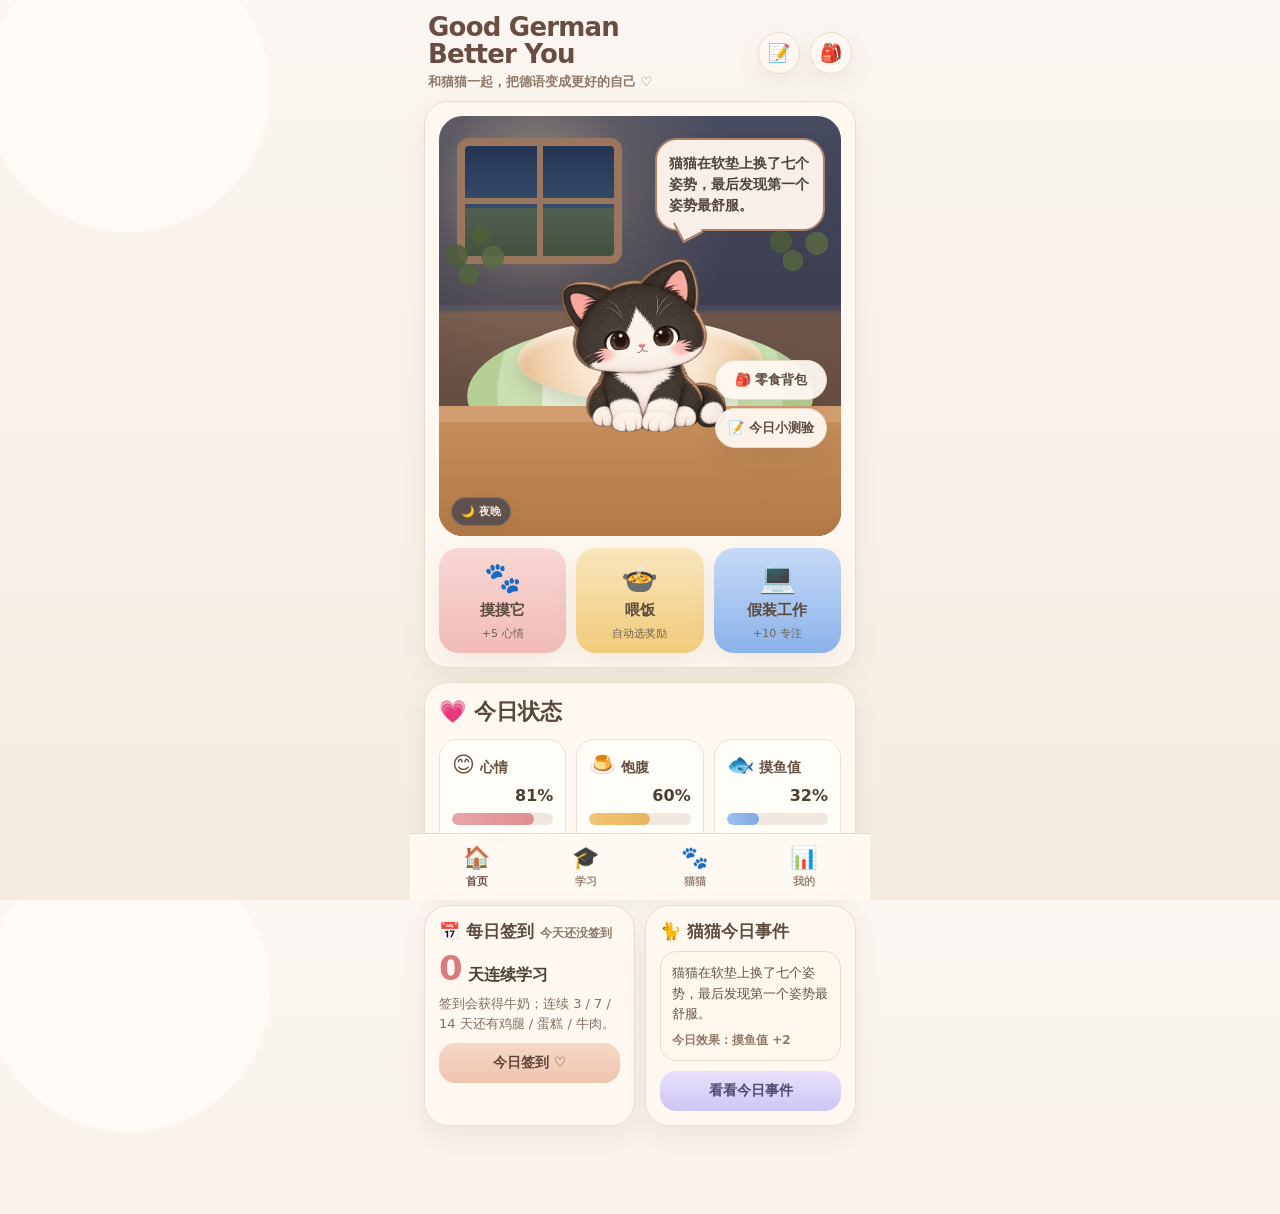
<file: index.html>
<!doctype html>
<html lang="zh-CN">
<head>
<meta charset="utf-8">
<meta name="viewport" content="width=device-width,initial-scale=1,viewport-fit=cover">
<meta name="theme-color" content="#f7efe6">
<title>Good German Better You · Cozy Cat</title>
<link rel="stylesheet" href="style.css?v=8">
<link rel="manifest" href="manifest.webmanifest">
<meta name="apple-mobile-web-app-capable" content="yes">
<meta name="apple-mobile-web-app-status-bar-style" content="default">
<meta name="apple-mobile-web-app-title" content="Cozy Cat Deutsch">
</head>
<body>
<div class="app">
  <div class="topbar">
    <div><div class="brand">Good German<br>Better You</div><div class="brand-sub">和猫猫一起，把德语变成更好的自己 ♡</div></div>
    <div class="icon-row"><button class="icon-btn" id="toQuizBtn" type="button">📝</button><button class="icon-btn" id="toRewardsBtn" type="button">🎒</button></div>
  </div>
  <main>
    <section class="page active" data-page="home">
      <section class="card hero">
        <div class="room"><div class="room-light"></div><div class="window"></div><div class="leaf l1"></div><div class="leaf l2"></div><div class="rug"></div><div class="cushion"></div>
          <div class="cat-zone"><div id="catWrap" class="cat-wrap"><img id="cat" class="cat-img" src="[data-uri]" alt="猫猫"><div class="eyes"></div></div></div>
          <div id="speech" class="speech">欢迎回来！<br>先签到，再和我一起学 20 个德福词吧。♡</div>
          <div class="quick-float"><button class="float-btn" id="floatRewardsBtn" type="button">🎒 零食背包</button><button class="float-btn" id="floatQuizBtn" type="button">📝 今日小测验</button></div><div class="floor"></div>
        </div>
        <div class="actions"><button class="action-btn a1" id="petBtn" type="button"><div class="emoji">🐾</div><div class="title">摸摸它</div><div class="hint">+5 心情</div></button><button class="action-btn a2" id="quickFeedBtn" type="button"><div class="emoji">🍲</div><div class="title">喂饭</div><div class="hint">自动选奖励</div></button><button class="action-btn a3" id="workBtn" type="button"><div class="emoji">💻</div><div class="title">假装工作</div><div class="hint">+10 专注</div></button></div>
      </section>
      <section class="card section"><h2 class="section-title">💗 今日状态</h2><div class="status-grid">
        <div class="mini-card"><div class="mini-head"><span class="mini-icon">😊</span> 心情</div><div id="moodNum" class="stat-number">80%</div><div class="bar"><div id="moodBar" class="fill mood"></div></div><div class="stat-note">今天也很棒！♡</div></div>
        <div class="mini-card"><div class="mini-head"><span class="mini-icon">🍮</span> 饱腹</div><div id="foodNum" class="stat-number">60%</div><div class="bar"><div id="foodBar" class="fill full"></div></div><div class="stat-note">再来点好吃的吧～</div></div>
        <div class="mini-card"><div class="mini-head"><span class="mini-icon">🐟</span> 摸鱼值</div><div id="fishNum" class="stat-number">30%</div><div class="bar"><div id="fishBar" class="fill fish"></div></div><div class="stat-note">工作什么的…明天再说。</div></div>
      </div></section>
      <section class="split-grid"><div class="card section"><div class="small-title">📅 每日签到 <span id="checkinState" class="badge">今天还没签到</span></div><div><span id="streakNumber" class="streak">0</span> <span style="font-weight:900">天连续学习</span></div><div id="checkinMeta" class="meta">签到会获得牛奶；连续 3 / 7 / 14 天还有鸡腿 / 蛋糕 / 牛肉。</div><button id="checkinBtn" class="subbtn checkin-btn" type="button">今日签到 ♡</button></div>
        <div class="card section"><div class="small-title">🐈 猫猫今日事件</div><div class="event-box"><div id="dailyEventText">猫猫还在想今天要干嘛……</div><div id="dailyEventEffect" class="event-effect"></div></div><button id="eventBtn" class="subbtn event-btn" type="button">看看今日事件</button></div></section>
    </section>
    <section class="page" data-page="study"><section class="card section"><div style="display:flex;justify-content:space-between;align-items:flex-start;gap:10px"><div><h2 class="section-title" style="margin-bottom:0">📘 今日 20 个德福精选词</h2><div class="helper">学满之后拿奖励，再去喂猫吧。♡</div></div><div class="count-pill"><span id="learnedCount">0</span>/20</div></div><div class="progress"><div id="progressFill" style="width:0%"></div></div><div class="reward-preview">
      <div class="r-item"><div class="em">🥛</div><div class="nm">牛奶</div><div id="miniMilk" class="ct">0</div></div><div class="r-item"><div class="em">🍗</div><div class="nm">鸡腿</div><div id="miniChicken" class="ct">0</div></div><div class="r-item"><div class="em">🍰</div><div class="nm">蛋糕</div><div id="miniCake" class="ct">0</div></div><div class="r-item"><div class="em">🥩</div><div class="nm">牛肉</div><div id="miniBeef" class="ct">0</div></div></div>
      <div id="wordList" class="list"></div><div id="remainingNote" class="center-note">……还有 20 个单词等着你！♡</div><div class="large-buttons"><button class="large-btn lb1" id="openQuizFromStudy" type="button"><div class="big">📝 今日小测验</div><div class="small">检验一下学习成果吧！</div></button><button class="large-btn lb2" id="openRewardsFromStudy" type="button"><div class="big">🎒 零食背包</div><div class="small">用努力兑换猫猫零食！</div></button></div></section></section>
    <section class="page" data-page="cat"><section class="card section"><h2 class="section-title">🐾 猫猫互动中心</h2><div class="helper">在这里可以直接喂小猫、看库存、看看它今天过得怎么样。</div></section><section class="card section"><div class="small-title">🎒 当前零食库存</div><div class="feed-grid" id="feedGrid">
      <div class="reward-card"><div class="reward-emoji">🥛</div><div class="reward-name">牛奶</div><div id="countMilk" class="reward-count">0</div><button type="button" data-feed="milk">喂小猫</button></div><div class="reward-card"><div class="reward-emoji">🍗</div><div class="reward-name">鸡腿</div><div id="countChicken" class="reward-count">0</div><button type="button" data-feed="chicken">喂小猫</button></div><div class="reward-card"><div class="reward-emoji">🍰</div><div class="reward-name">蛋糕</div><div id="countCake" class="reward-count">0</div><button type="button" data-feed="cake">喂小猫</button></div><div class="reward-card"><div class="reward-emoji">🥩</div><div class="reward-name">牛肉</div><div id="countBeef" class="reward-count">0</div><button type="button" data-feed="beef">喂小猫</button></div></div></section>
      <section class="card section"><div class="small-title">📌 猫猫小档案</div><div class="stats-two"><div class="info-box"><div class="helper">已学单词</div><div id="profileWords" class="big-num">0</div></div><div class="info-box"><div class="helper">连续签到</div><div id="profileStreak" class="big-num">0 天</div></div><div class="info-box"><div class="helper">总库存</div><div id="profileInventory" class="big-num">0</div></div><div class="info-box"><div class="helper">今日状态</div><div id="profileMood" class="big-num">开心</div></div></div></section></section>
    <section class="page" data-page="me"><section class="card section"><h2 class="section-title">📊 我的学习</h2><div class="helper">这是一个简单的汇总页，方便你在手机上快速查看今天的进度。</div></section><section class="card section"><div class="stats-two"><div class="info-box"><div class="helper">今日完成</div><div id="sumWords" class="big-num">0 / 20</div></div><div class="info-box"><div class="helper">今天签到</div><div id="sumCheckin" class="big-num">未签到</div></div><div class="info-box"><div class="helper">今日小测奖励</div><div id="sumQuiz" class="big-num">未领取</div></div><div class="info-box"><div class="helper">小猫今天</div><div id="sumCat" class="big-num">很可爱</div></div></div></section>
      <section class="card section" id="saveGuardCard"><div class="small-title">💾 猫猫存档</div><div class="helper" style="margin-bottom:12px">网页更新会继续保留签到、连续天数、零食和学习进度。换手机、换浏览器或清理浏览器数据前，可以先导出一份存档。</div><div style="display:grid;grid-template-columns:1fr 1fr;gap:10px"><button class="subbtn event-btn" id="exportSaveBtn" type="button" style="margin:0;max-width:none">📤 导出存档</button><button class="subbtn checkin-btn" id="importSaveBtn" type="button" style="margin:0;max-width:none">📥 导入存档</button></div><input id="importSaveInput" type="file" accept="application/json,.json" hidden><div id="saveGuardStatus" class="helper" style="margin-top:10px;font-size:12px;opacity:.8">自动保存准备中…</div></section>
    </section>
  </main>
</div>
<div id="quizOverlay" class="overlay"><div class="sheet"><div class="sheet-handle"></div><div class="sheet-head"><div class="sheet-title">📝 今日 5 题小测验</div><button class="close" id="closeQuizBtn" type="button">✕</button></div><div class="helper">当天第一次完成且答对 3 / 4 / 5 题，会获得牛奶 / 鸡腿 / 蛋糕奖励。</div><div class="quiz-progress"><div id="quizProgressFill" style="width:0%"></div></div><div id="quizScoreLabel" class="helper" style="margin-bottom:8px">还没开始</div><div id="quizStage" class="quiz-stage"><div class="quiz-result"><div style="font-size:34px">🐾</div>学完几个词以后来测一下吧。<br><button class="subbtn event-btn" id="startQuizBtn" type="button" style="max-width:240px">开始 5 题小测验</button></div></div></div></div>
<div id="rewardOverlay" class="overlay"><div class="sheet"><div class="sheet-handle"></div><div class="sheet-head"><div class="sheet-title">🎒 猫猫零食背包</div><button class="close" id="closeRewardBtn" type="button">✕</button></div><div class="helper" style="margin-bottom:10px">收集这些奖励，再喂给小猫吧！♡</div><div class="feed-grid" id="sheetFeedGrid"><div class="reward-card"><div class="reward-emoji">🥛</div><div class="reward-name">牛奶</div><div id="sheetCountMilk" class="reward-count">0</div><button type="button" data-feed="milk">喂小猫</button></div><div class="reward-card"><div class="reward-emoji">🍗</div><div class="reward-name">鸡腿</div><div id="sheetCountChicken" class="reward-count">0</div><button type="button" data-feed="chicken">喂小猫</button></div><div class="reward-card"><div class="reward-emoji">🍰</div><div class="reward-name">蛋糕</div><div id="sheetCountCake" class="reward-count">0</div><button type="button" data-feed="cake">喂小猫</button></div><div class="reward-card"><div class="reward-emoji">🥩</div><div class="reward-name">牛肉</div><div id="sheetCountBeef" class="reward-count">0</div><button type="button" data-feed="beef">喂小猫</button></div></div></div></div>
<div id="toast" class="toast"></div>
<nav class="bottom-nav" id="bottomNav"><button class="nav-item active" type="button" data-nav="home"><div class="ic">🏠</div><div>首页</div></button><button class="nav-item" type="button" data-nav="study"><div class="ic">🎓</div><div>学习</div></button><button class="nav-item" type="button" data-nav="cat"><div class="ic">🐾</div><div>猫猫</div></button><button class="nav-item" type="button" data-nav="me"><div class="ic">📊</div><div>我的</div></button></nav>
<script>
(async()=>{
  const img=document.getElementById('cat');
  const key='cozyCatCuteImageV1';
  try{
    const cached=localStorage.getItem(key);
    if(cached){img.src=cached;return;}
  }catch(_){ }
  try{
    const html=await fetch('./legacy.html',{cache:'force-cache'}).then(r=>r.text());
    const m=html.match(/<img id="cat" class="cat-img" src="(data:image\/[^\"]+)"/);
    if(m&&m[1]){
      img.src=m[1];
      try{localStorage.setItem(key,m[1]);}catch(_){ }
    }
  }catch(_){ }
})();
</script>
<script src="save-guard.js?v=8"></script>
<script src="app.js?v=8" defer></script>
</body></html>
</file>
<file: style.css>
:root{
  --bg:#f7efe6;
  --card:#fff8f1;
  --card2:#fffaf5;
  --line:#ebddce;
  --text:#4d3f34;
  --muted:#8d7868;
  --pink:#f3b5b4;
  --pink2:#e69295;
  --yellow:#f2d18b;
  --green:#b9d29b;
  --green2:#97bb7f;
  --blue:#9ebdea;
  --orange:#efc19b;
  --shadow:0 10px 24px rgba(88,65,43,.08);
}
*{box-sizing:border-box}
html,body{height:100%}
body{
  margin:0;
  background:
    radial-gradient(circle at 10% 10%, #fffaf5 0 10%, transparent 10.2%),
    linear-gradient(180deg,#fbf6f1 0%, #f5ecdf 100%);
  color:var(--text);
  font-family:system-ui,-apple-system,"PingFang SC","Microsoft YaHei","Segoe UI",sans-serif;
}
button{font:inherit}
.app{
  max-width:460px;
  margin:0 auto;
  min-height:100%;
  padding:env(safe-area-inset-top, 0) 14px calc(88px + env(safe-area-inset-bottom, 0));
}
.topbar{
  display:flex; align-items:center; justify-content:space-between;
  padding:14px 4px 10px;
}
.brand{font-size:26px; font-weight:900; line-height:1.02; letter-spacing:-.03em; color:#6b4c41}
.brand-sub{margin-top:6px; font-size:13px; color:#8f7768; font-weight:700}
.icon-row{display:flex; gap:10px}
.icon-btn{
  width:42px; height:42px; border:none; border-radius:50%;
  background:rgba(255,248,241,.92); box-shadow:var(--shadow);
  border:1px solid #eddcca; font-size:18px;
}
.page{display:none}.page.active{display:block}
.card{background:var(--card);border:1px solid var(--line);border-radius:24px;box-shadow:var(--shadow)}
.section{margin-top:14px;padding:14px}
.section-title{font-size:22px;font-weight:900;color:#5b473a;margin:0 0 12px;display:flex;align-items:center;gap:8px}
.helper{color:#8a7566;font-size:13px;font-weight:700;line-height:1.5}
.hero{overflow:hidden;padding:14px}
.room{position:relative;overflow:hidden;border-radius:24px;min-height:420px;background:linear-gradient(180deg,#f4e3d6 0%,#efcead 46%,#c68d5c 47%,#b77b48 100%)}
.room-light{position:absolute;inset:0;background:radial-gradient(circle at 25% 18%,rgba(255,247,222,.92) 0 10%,rgba(255,237,185,.50) 19%,transparent 42%),linear-gradient(180deg,#f4dccb 0%,#efc8af 45%,rgba(0,0,0,0) 45.1%)}
.window{position:absolute;left:18px;top:22px;width:165px;height:126px;border:8px solid #d4a177;border-radius:12px;background:linear-gradient(180deg,#fde2c9 0%,#fff2dd 36%,#dce9b8 37%,#b7cd8c 100%)}
.window:before,.window:after{content:"";position:absolute;background:#d4a177}.window:before{left:50%;top:0;bottom:0;width:6px;transform:translateX(-50%)}.window:after{top:50%;left:0;right:0;height:6px;transform:translateY(-50%)}
.leaf{position:absolute;width:86px;height:86px;opacity:.85;background:radial-gradient(circle at 30% 60%,#6d8e4a 0 14%,transparent 14.2%),radial-gradient(circle at 58% 36%,#70904d 0 12%,transparent 12.2%),radial-gradient(circle at 72% 62%,#7e9f58 0 14%,transparent 14.2%),radial-gradient(circle at 44% 82%,#779852 0 12%,transparent 12.2%)}
.l1{left:-8px;top:88px}.l2{right:0;top:74px}
.floor{position:absolute;left:0;right:0;bottom:0;height:122px;background:linear-gradient(180deg,#c58e5b 0%,#b27947 100%)}.floor:before{content:"";position:absolute;left:0;right:0;top:-8px;height:16px;background:#d39e6f}
.rug{position:absolute;left:50%;bottom:70px;transform:translateX(-50%);width:86%;height:140px;border-radius:50% / 56%;background:radial-gradient(circle at 50% 50%,#e6f1da 0 52%,#cadfb1 53% 76%,#b5cf96 77% 100%)}
.cushion{position:absolute;left:50%;top:58%;transform:translate(-50%,-50%);width:245px;max-width:72%;height:82px;border-radius:50%;background:radial-gradient(circle at 50% 34%,#fff7f1 0%,#f8e5ce 48%,#f0cfaa 75%,#ddb17a 100%);box-shadow:0 10px 16px rgba(77,59,43,.14),inset 0 6px 10px rgba(255,255,255,.6)}
.cat-zone{position:absolute;left:50%;top:54%;transform:translate(-50%,-50%);width:min(215px,66%);z-index:3}.cat-wrap{position:relative;width:100%;cursor:pointer;transform-origin:center bottom;animation:breathe 4s ease-in-out infinite}.cat-wrap.petting{animation:petJump .45s ease}.cat-wrap.eating{animation:eatBounce .78s ease}.cat-img{display:block;width:100%;height:auto;filter:drop-shadow(0 14px 18px rgba(76,56,40,.18))}
.eyes{position:absolute;inset:0;pointer-events:none}.eyes:before,.eyes:after{content:"";position:absolute;top:42%;width:11%;height:2.6%;background:#332f31;border-radius:999px;opacity:0;transform:scaleY(.2);transform-origin:center;animation:blink 6s infinite}.eyes:before{left:28.5%}.eyes:after{left:50.5%}
.speech{position:absolute;right:16px;top:22px;width:170px;z-index:4;background:#fff7ef;border:2px solid #d4a37f;border-radius:22px;padding:13px 12px;font-size:14px;font-weight:800;line-height:1.5;box-shadow:0 8px 18px rgba(90,63,40,.08)}.speech:after{content:"";position:absolute;left:20px;bottom:-10px;width:20px;height:20px;background:#fff7ef;border-left:2px solid #d4a37f;border-bottom:2px solid #d4a37f;transform:rotate(-28deg)}
.quick-float{position:absolute;right:14px;bottom:88px;z-index:5;display:flex;flex-direction:column;gap:8px}.float-btn{border:none;border-radius:999px;padding:10px 12px;font-size:13px;font-weight:800;background:rgba(255,249,243,.94);border:1px solid #ebd9c9;color:#5f4d40;box-shadow:var(--shadow)}
.actions{margin-top:12px;display:grid;grid-template-columns:1fr 1fr 1fr;gap:10px}.action-btn{border:none;border-radius:20px;padding:12px 8px;min-height:86px;box-shadow:var(--shadow);color:#5b493d;display:flex;flex-direction:column;justify-content:center;align-items:center;gap:6px}.action-btn .emoji{font-size:30px}.action-btn .title{font-weight:900;font-size:15px}.action-btn .hint{font-size:11px;color:#6f6155}.a1{background:linear-gradient(180deg,#f8d7d4,#f1bbb8)}.a2{background:linear-gradient(180deg,#fae6bc,#f0cb7b)}.a3{background:linear-gradient(180deg,#c7daf7,#8bb2ea)}
.status-grid{display:grid;grid-template-columns:repeat(3,1fr);gap:10px}.mini-card{background:#fffdf8;border:1px solid #eee0d1;border-radius:18px;padding:12px}.mini-head{font-size:14px;font-weight:900;margin-bottom:9px;color:#674f42}.mini-icon{font-size:22px}.stat-number{font-size:16px;font-weight:900;text-align:right}.bar{height:12px;background:#f0e7df;border-radius:999px;overflow:hidden;margin:8px 0 6px}.fill{height:100%;border-radius:999px}.fill.mood{background:linear-gradient(90deg,#e8a5a8,#de8e90)}.fill.full{background:linear-gradient(90deg,#f4c473,#e7b560)}.fill.fish{background:linear-gradient(90deg,#9cc0f1,#7fa8e1)}.stat-note{font-size:12px;color:#8a7566;line-height:1.35}
.split-grid{display:grid;grid-template-columns:1fr 1fr;gap:10px}.small-panel{background:#fffdf8;border:1px solid #eee0d1;border-radius:18px;padding:12px}.small-title{font-size:17px;font-weight:900;color:#5f4b3e;margin-bottom:8px}.badge{font-size:12px;color:#8d7868}.streak{font-size:34px;font-weight:900;color:#dc7b7e;line-height:1}.meta{font-size:13px;color:#836e60;line-height:1.5;margin-top:8px}.subbtn{width:100%;margin-top:10px;border:none;border-radius:16px;padding:11px 10px;font-size:14px;font-weight:900}.checkin-btn{background:linear-gradient(180deg,#f5d8c8,#efc4ad);color:#5d4638}.event-btn{background:linear-gradient(180deg,#e7e1fa,#cec6f4);color:#514774}.subbtn:disabled{opacity:.5}.event-box{min-height:95px;background:#fff6ec;border:1px solid #eadccc;border-radius:16px;padding:11px;line-height:1.55;color:#655247;font-size:13px}.event-effect{margin-top:7px;font-size:12px;color:#957966;font-weight:800}
.word-card{background:#fffdf8;border:1px solid #eee0d1;border-radius:18px;padding:12px;display:grid;grid-template-columns:24px 1fr;gap:10px;align-items:start}.word-card input{margin-top:3px;width:18px;height:18px}.word-main .de{font-size:18px;font-weight:900;color:#3f342d}.word-main .cn{font-size:14px;color:#7c695a;margin-top:5px}.word-main .meta2{font-size:12px;color:#907a6b;margin-top:5px;line-height:1.45}.list{display:flex;flex-direction:column;gap:8px}.count-pill{padding:7px 11px;background:#efeaf2;border:1px solid #d8d1dc;border-radius:16px;font-size:16px;font-weight:900}.progress{height:12px;background:#efe3d7;border-radius:999px;overflow:hidden;margin:10px 0}.progress>div{height:100%;background:linear-gradient(90deg,#e8b17c,#f4c58d,#9ab7e6)}.reward-preview{display:grid;grid-template-columns:repeat(4,1fr);gap:8px;margin-bottom:10px}.r-item{text-align:center;padding:9px 6px;background:#fffdf8;border:1px solid #eee0d1;border-radius:14px}.r-item .em{font-size:23px}.r-item .nm{font-size:12px;color:#826e60;margin-top:3px}.r-item .ct{font-size:15px;font-weight:900;margin-top:3px}.large-buttons{margin-top:14px;display:grid;grid-template-columns:1fr 1fr;gap:10px}.large-btn{border:none;border-radius:22px;min-height:92px;padding:12px;text-align:left;box-shadow:var(--shadow);color:#fff;font-weight:900}.large-btn .big{font-size:22px;display:flex;align-items:center;gap:8px}.large-btn .small{font-size:13px;opacity:.96;margin-top:7px}.lb1{background:linear-gradient(180deg,#f0a2a1,#df8b8b)}.lb2{background:linear-gradient(180deg,#adc596,#8eb178)}
.feed-grid{display:grid;grid-template-columns:repeat(2,1fr);gap:10px}.reward-card{border:1px solid #eaded0;background:#fff8ef;border-radius:18px;padding:14px;text-align:center}.reward-emoji{font-size:42px}.reward-name{font-size:15px;font-weight:800;margin-top:6px}.reward-count{font-size:19px;font-weight:900;margin-top:6px}.reward-card button{width:100%;margin-top:10px;border:none;border-radius:12px;padding:10px;background:#f3e7da;color:#5b4a3f;font-weight:800}.reward-card button:disabled{opacity:.42}.stats-two{display:grid;grid-template-columns:1fr 1fr;gap:10px}.info-box{background:#fffdf8;border:1px solid #eee0d1;border-radius:18px;padding:12px}.big-num{font-size:26px;font-weight:900;color:#5d4638}.center-note{text-align:center;color:#8c7869;margin-top:10px;font-weight:700;font-size:13px}
.overlay{position:fixed;inset:0;background:rgba(43,33,28,.38);display:none;z-index:999;align-items:flex-end}.overlay.show{display:flex}.sheet{width:100%;max-width:460px;margin:0 auto;background:var(--card2);border-radius:28px 28px 0 0;padding:14px 14px calc(20px + env(safe-area-inset-bottom,0));border-top:1px solid var(--line);box-shadow:0 -16px 34px rgba(48,31,20,.18);max-height:86vh;overflow:auto}.sheet-handle{width:52px;height:5px;border-radius:999px;background:#dbcab9;margin:2px auto 10px}.sheet-head{display:flex;align-items:center;justify-content:space-between;gap:10px;margin-bottom:10px}.sheet-title{font-size:24px;font-weight:900;color:#5a4739}.close{width:38px;height:38px;border:none;border-radius:50%;background:#f0e6dc;font-size:18px}.quiz-progress{height:9px;background:#eee3d7;border-radius:999px;overflow:hidden;margin:12px 0}.quiz-progress>div{height:100%;background:linear-gradient(90deg,#efa9aa,#f0ca78,#91b7e9)}.quiz-stage{padding:14px;border-radius:18px;background:#fffdf9;border:1px solid #eadfd3}.quiz-q{font-size:20px;font-weight:900;color:#40342c;margin-bottom:7px}.quiz-sub{font-size:13px;color:#8a7566;margin-bottom:12px}.quiz-options{display:grid;grid-template-columns:1fr;gap:9px}.quiz-option{border:1px solid #e6d9cb;background:#fff7ef;border-radius:14px;padding:12px;color:#58483e;font-size:14px;font-weight:700;text-align:left}.quiz-option.correct{background:#e2edd9;border-color:#bed3ad;color:#46613a}.quiz-option.wrong{background:#f6deda;border-color:#e6b7b0;color:#8a4943}.quiz-result{text-align:center;padding:10px 4px;line-height:1.7}.score-big{font-size:38px;font-weight:900;color:#765c4b}.micro-note{margin-top:8px;color:#8f7a69;font-size:12px;line-height:1.5}
.toast{position:fixed;left:50%;transform:translateX(-50%);bottom:calc(82px + env(safe-area-inset-bottom,0));background:#463a33;color:#fff9f2;padding:12px 16px;border-radius:999px;opacity:0;transition:.2s;pointer-events:none;z-index:1001}.toast.show{opacity:1}.flyfood{position:fixed;z-index:1002;font-size:46px;pointer-events:none;transition:transform .85s cubic-bezier(.2,.8,.2,1),opacity .85s}.heart,.sparkle{position:fixed;z-index:1002;pointer-events:none;animation:floatHeart 1s ease-out forwards}.heart{font-size:28px}.sparkle{font-size:22px}.bottom-nav{position:fixed;left:50%;transform:translateX(-50%);bottom:0;width:min(460px,100%);background:rgba(255,249,243,.96);backdrop-filter:blur(8px);border-top:1px solid #e8d8c9;padding:10px 16px calc(10px + env(safe-area-inset-bottom,0));display:grid;grid-template-columns:repeat(4,1fr);gap:8px;z-index:998}.nav-item{border:none;background:transparent;display:flex;flex-direction:column;align-items:center;gap:4px;font-size:11px;color:#9a8474;font-weight:700}.nav-item .ic{font-size:22px}.nav-item.active{color:#6a4f44}
@keyframes breathe{0%,100%{transform:translateY(0) scale(1)}50%{transform:translateY(-3px) scale(1.012)}}@keyframes blink{0%,44%,46%,100%{opacity:0;transform:scaleY(.2)}45%{opacity:1;transform:scaleY(2.2)}}@keyframes petJump{0%,100%{transform:translateY(0) scale(1)}50%{transform:translateY(-8px) scale(1.03)}}@keyframes eatBounce{0%,100%{transform:scale(1)}25%{transform:scale(1.06) rotate(-2deg)}55%{transform:scale(.98) rotate(2deg)}75%{transform:scale(1.04)}}@keyframes floatHeart{0%{opacity:0;transform:translateY(8px) scale(.7)}20%{opacity:1}100%{opacity:0;transform:translateY(-70px) scale(1.2)}}
</file>
